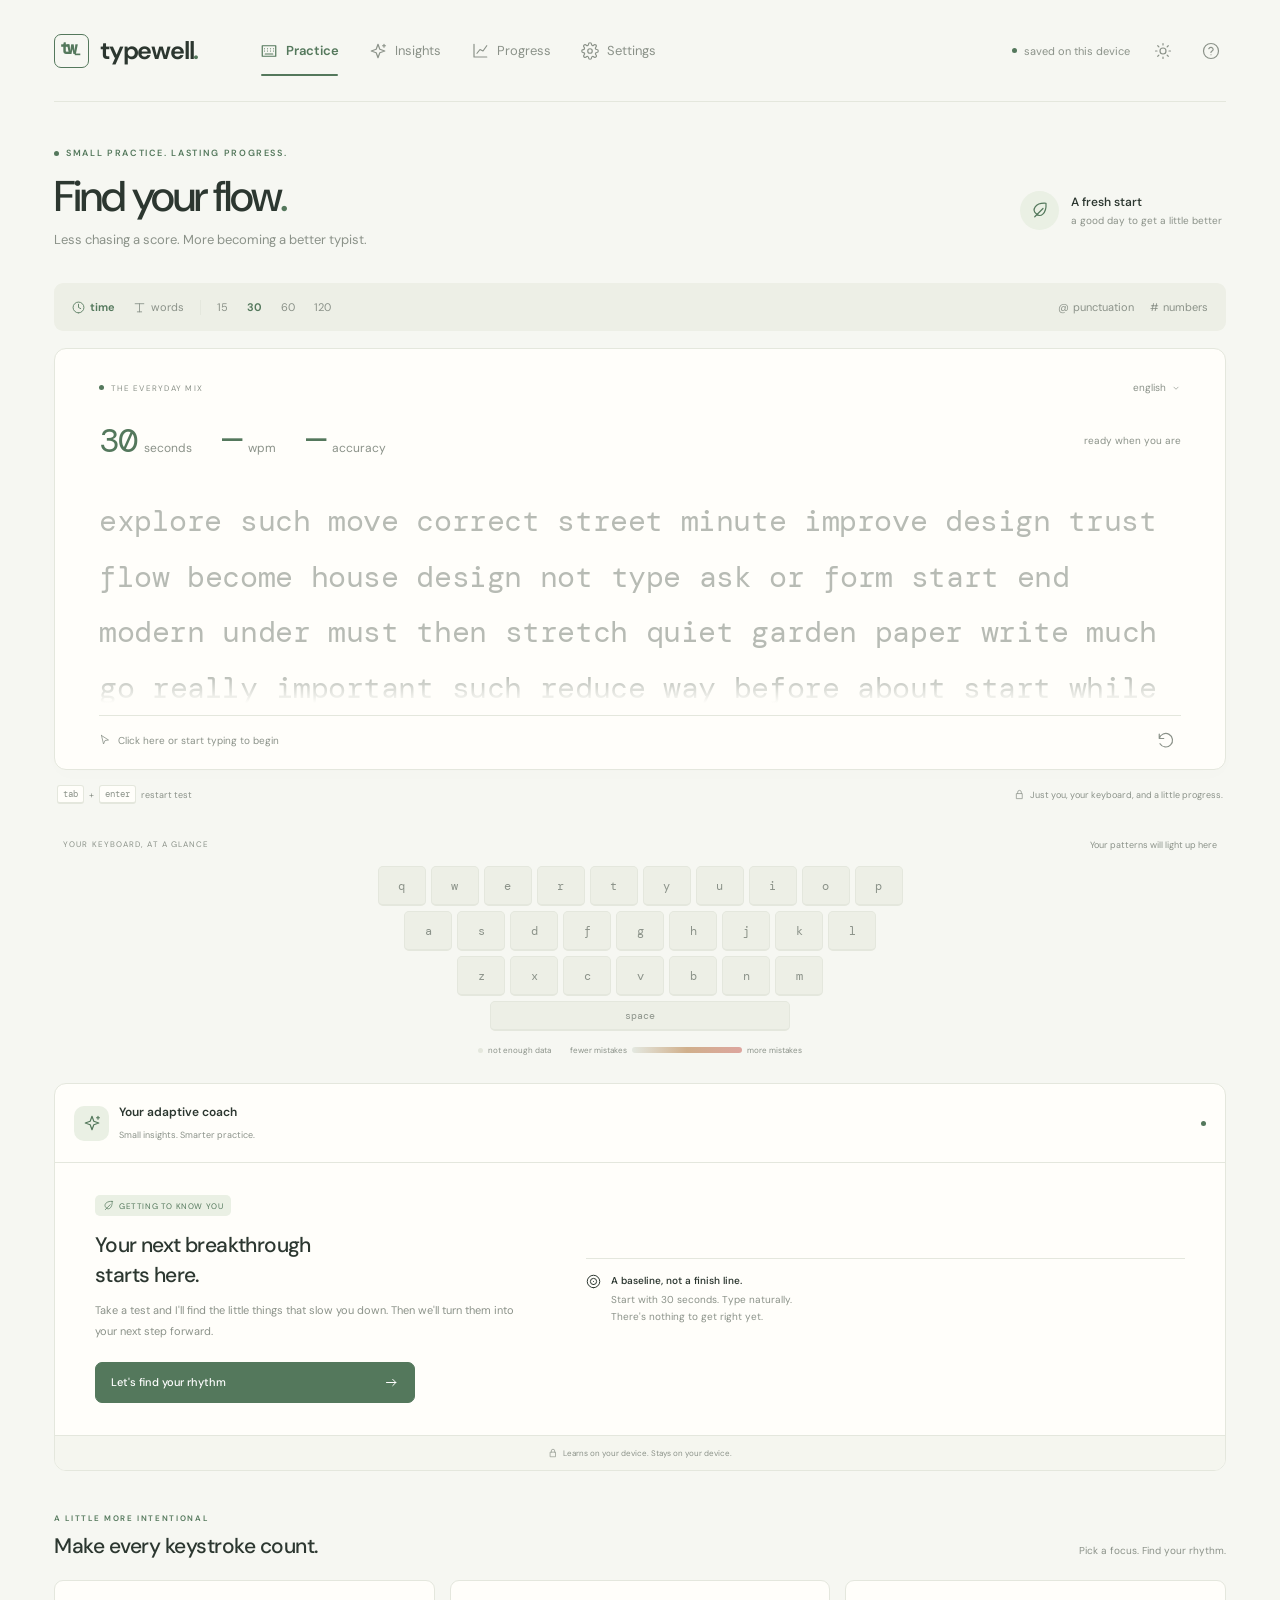
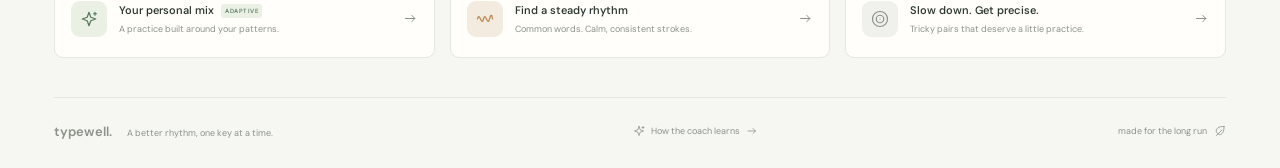
<file: index.html>
<!doctype html>
<html lang="en">
<head>
<meta charset="utf-8">
<meta name="viewport" content="width=device-width,initial-scale=1">
<title>Typewell — Practice</title>
<meta http-equiv="refresh" content="0; url=practice.html">
<link rel="canonical" href="practice.html">
<script>window.location.replace('practice.html'+window.location.search+window.location.hash);</script>
</head>
<body><p>Opening <a href="practice.html">Typewell Practice</a>…</p></body>
</html>
</file>
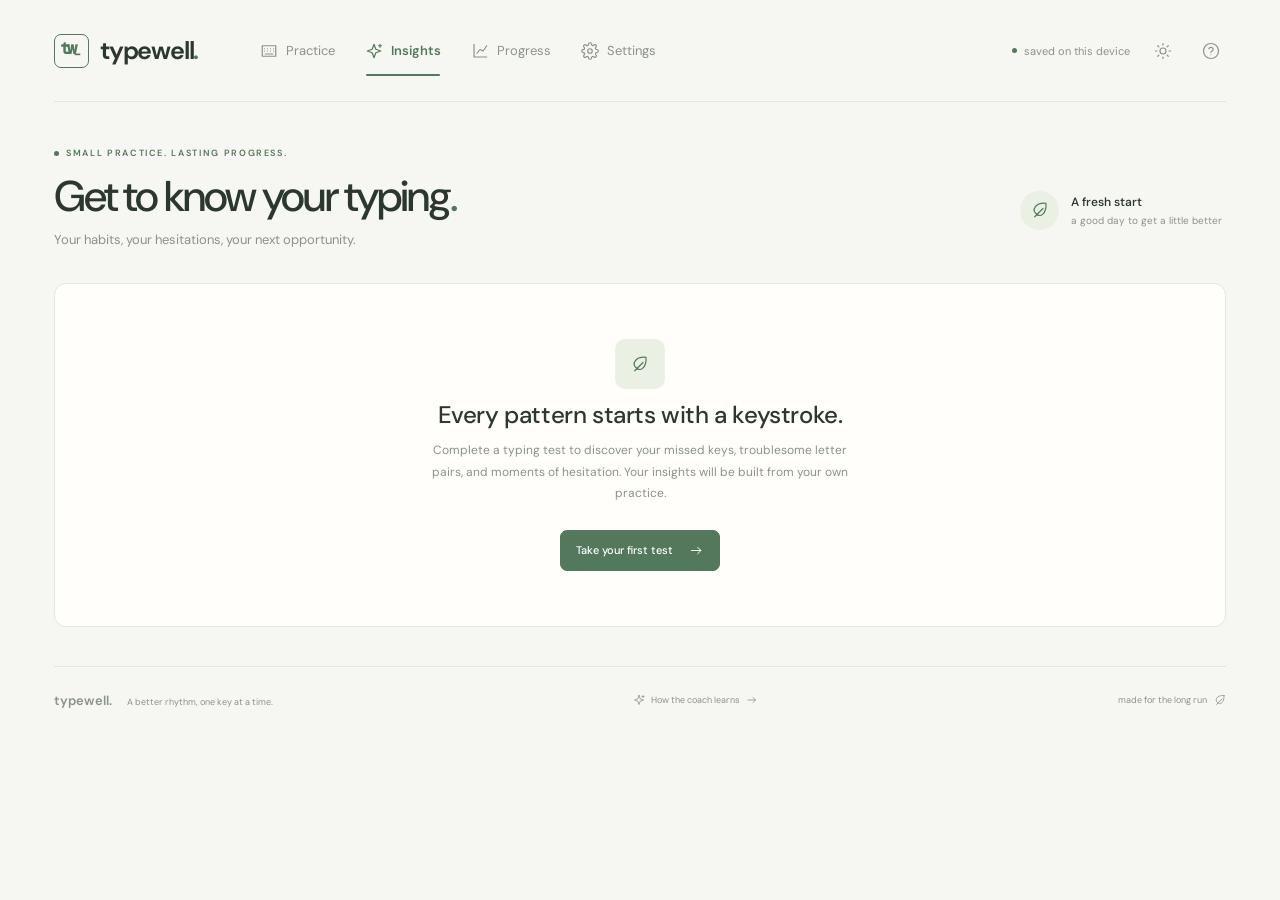
<file: insights.html>
<!doctype html>


<html lang="en"><head><meta charset="utf-8"/><meta content="width=device-width,initial-scale=1" name="viewport"/><meta content="#f6f7f2" name="theme-color"/><title>Insights — Typewell</title><meta content="Understand your typing patterns, difficult letter combinations, and moments of hesitation." name="description"/><link href="data:image/svg+xml,%3Csvg xmlns='http://www.w3.org/2000/svg' viewBox='0 0 64 64'%3E%3Crect width='64' height='64' rx='17' fill='%234d7053'/%3E%3Cpath d='M14 23h36M24 14v36M40 23v27' stroke='%23f5f7ef' stroke-width='5'/%3E%3C/svg%3E" rel="icon"/><link href="style.css?v=5" rel="stylesheet"/></head>
<body data-page="insights"><div class="shell"><header><a aria-label="Typewell home" class="brand" href="practice.html"><span class="brand-icon">tw<span>_</span></span>typewell<span class="brand-dot">.</span></a><nav aria-label="Main navigation"><a class="nav" data-view="practice" href="practice.html"><i data-icon="keyboard"></i>Practice</a><a aria-current="page" class="nav active" data-view="insights" href="insights.html"><i data-icon="sparkles"></i>Insights</a><a class="nav" data-view="progress" href="progress.html"><i data-icon="chart"></i>Progress</a><a class="nav" data-view="settings" href="settings.html"><i data-icon="gear"></i>Settings</a></nav><div class="header-right"><span class="local"><span></span> saved on this device</span><button aria-label="Toggle light and dark theme" class="icon-button" id="theme"><i data-icon="sun"></i></button><button aria-label="How Typewell works" class="icon-button" id="help"><i data-icon="help"></i></button></div></header>
<main><section class="intro"><div><div class="eyebrow"><span></span> SMALL PRACTICE. LASTING PROGRESS.</div><h1 id="page-title">Get to know your typing<span>.</span></h1><p id="page-description">Your habits, your hesitations, your next opportunity.</p></div><div class="streak"><i data-icon="leaf"></i><div><strong id="practice-days">A fresh start</strong><span id="practice-days-sub">a good day to get a little better</span></div></div></section>

<section class="view" id="insights-view"></section>
</main><footer><span class="footer-brand">typewell. <span>A better rhythm, one key at a time.</span></span><button id="about-engine"><i data-icon="sparkles"></i> How the coach learns <i data-icon="arrow"></i></button><span class="footer-tag">made for the long run <i data-icon="leaf"></i></span></footer></div><div id="toast" role="status"></div><dialog id="help-dialog"><button aria-label="Close help" class="dialog-close icon-button">×</button><span class="coach-icon"><i data-icon="sparkles"></i></span><h2>A little practice, with a purpose.</h2><p>Start typing the words as they appear. The timer begins on your first keystroke. Backspace to fix a mistake, or keep going.</p><h3>Your coach learns from real practice</h3><p>Typewell uses an on-device statistical learning model. It measures key errors, letter-pair errors, longer string errors, and pauses between keystrokes, then ranks patterns by error rate, hesitation, and sample size. It generates targeted word mixes from those patterns.</p><p>It's an adaptive pattern engine, not a cloud language model. Insights become more reliable as you practice. Long pauses above 2.5 seconds are excluded from hesitation analysis.</p><h3>A few useful details</h3><p>WPM is correct characters ÷ 5 ÷ minutes. Raw WPM counts every typed character, right or wrong. Accuracy includes mistakes you later fix. Results and learning stay in this browser; clearing browser data removes them. Use Settings to export your data.</p><p><kbd>tab</kbd> + <kbd>enter</kbd> restarts a test. <kbd>esc</kbd> releases the typing field. On mobile, tap the test to open your keyboard.</p><button class="primary dialog-close">Got it. Let's type <i data-icon="arrow"></i></button></dialog><script src="engine.js?v=4"></script><script src="app.js?v=5"></script></body></html>
</file>
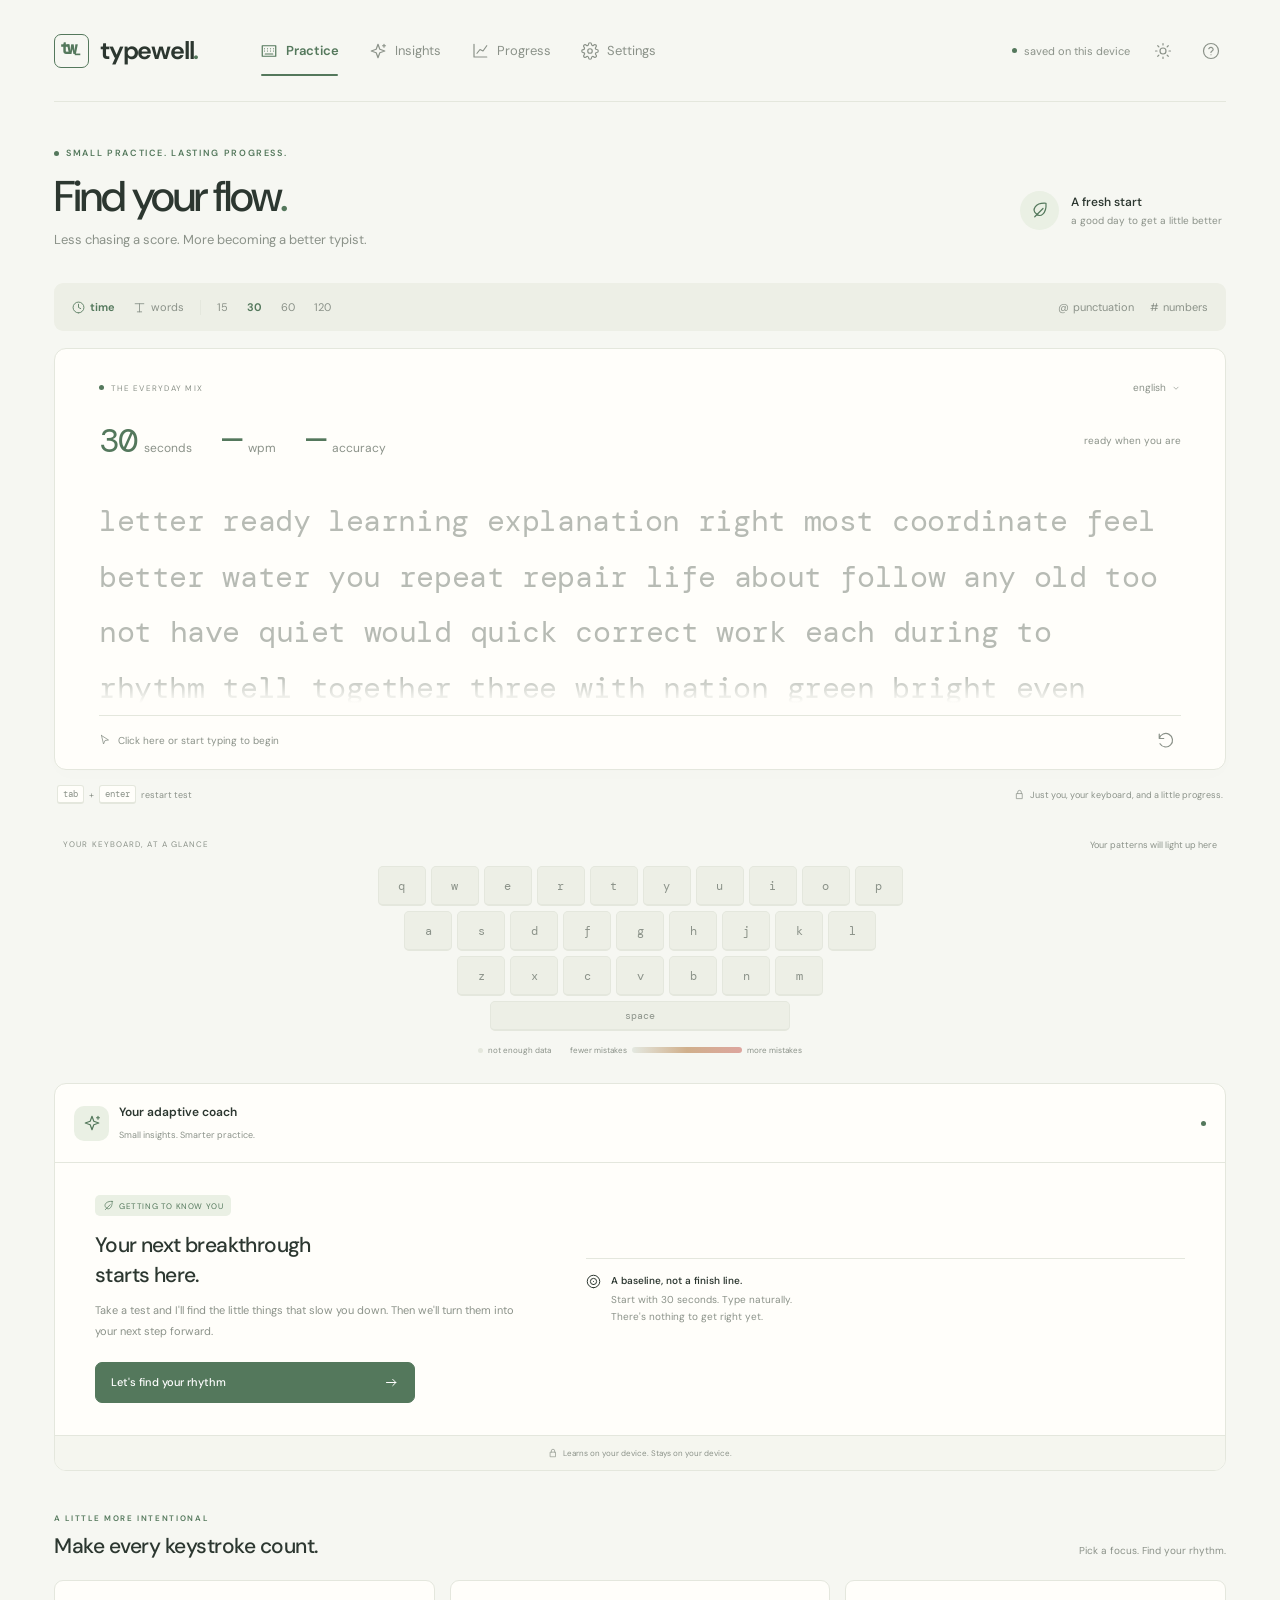
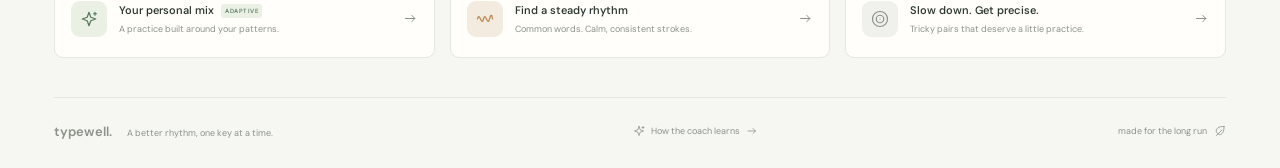
<file: practice.html>
<!doctype html>


<html lang="en"><head><meta charset="utf-8"/><meta content="width=device-width,initial-scale=1" name="viewport"/><meta content="#f6f7f2" name="theme-color"/><title>Practice — Typewell</title><meta content="Practice typing with timed and word tests, and personalized typing drills." name="description"/><link href="data:image/svg+xml,%3Csvg xmlns='http://www.w3.org/2000/svg' viewBox='0 0 64 64'%3E%3Crect width='64' height='64' rx='17' fill='%234d7053'/%3E%3Cpath d='M14 23h36M24 14v36M40 23v27' stroke='%23f5f7ef' stroke-width='5'/%3E%3C/svg%3E" rel="icon"/><link href="style.css?v=5" rel="stylesheet"/></head>
<body data-page="practice"><div class="shell"><header><a aria-label="Typewell home" class="brand" href="practice.html"><span class="brand-icon">tw<span>_</span></span>typewell<span class="brand-dot">.</span></a><nav aria-label="Main navigation"><a aria-current="page" class="nav active" data-view="practice" href="practice.html"><i data-icon="keyboard"></i>Practice</a><a class="nav" data-view="insights" href="insights.html"><i data-icon="sparkles"></i>Insights</a><a class="nav" data-view="progress" href="progress.html"><i data-icon="chart"></i>Progress</a><a class="nav" data-view="settings" href="settings.html"><i data-icon="gear"></i>Settings</a></nav><div class="header-right"><span class="local"><span></span> saved on this device</span><button aria-label="Toggle light and dark theme" class="icon-button" id="theme"><i data-icon="sun"></i></button><button aria-label="How Typewell works" class="icon-button" id="help"><i data-icon="help"></i></button></div></header>
<main><section class="intro"><div><div class="eyebrow"><span></span> SMALL PRACTICE. LASTING PROGRESS.</div><h1 id="page-title">Find your flow<span>.</span></h1><p id="page-description">Less chasing a score. More becoming a better typist.</p></div><div class="streak"><i data-icon="leaf"></i><div><strong id="practice-days">A fresh start</strong><span id="practice-days-sub">a good day to get a little better</span></div></div></section>
<section class="view" id="practice-view"><div class="workspace"><div class="test-column"><div class="configuration"><div class="mode-group"><button class="selected" data-mode="time"><i data-icon="clock"></i>time</button><button data-mode="words"><i data-icon="text"></i>words</button></div><span class="divider"></span><div class="duration-group" id="duration-options"></div><div class="extras"><button aria-pressed="false" id="punctuation" title="Include punctuation">@<span>punctuation</span></button><button aria-pressed="false" id="numbers" title="Include numbers">#<span>numbers</span></button></div></div>
<div class="typing-card" id="typing-card"><div class="test-meta"><span id="test-label"><span class="tiny-dot"></span> THE EVERYDAY MIX</span><span class="language">english <i data-icon="chevron"></i></span></div><div class="caps-warning" hidden="" id="caps-warning" role="alert">Caps Lock is on</div><div class="live-stats"><div><strong id="timer">30</strong><span id="timer-unit">seconds</span></div><div><strong id="wpm">—</strong><span>wpm</span></div><div><strong id="accuracy">—</strong><span>accuracy</span></div><span class="test-state" id="test-state">ready when you are</span></div><div aria-label="Typing test. Click and type the words shown." class="typing-area" id="typing-area" role="group"><div id="words-wrap"><div id="words"></div></div><textarea aria-label="Type the displayed text here" autocapitalize="off" autocomplete="off" autocorrect="off" id="typing-input" spellcheck="false"></textarea><div hidden="" id="focus-prompt">Click here to keep going</div></div><div class="test-bottom"><span id="start-hint"><i data-icon="cursor"></i> Click here or start typing to begin</span><button aria-label="Restart test" class="icon-button" id="restart" title="Restart test (Tab + Enter)"><i data-icon="restart"></i></button></div><div hidden="" id="results"></div></div>
<div class="under-test"><span><kbd>tab</kbd> + <kbd>enter</kbd> restart test</span><span><i data-icon="lock"></i> Just you, your keyboard, and a little progress.</span></div>
<div class="keyboard-section"><div class="section-label"><span>YOUR KEYBOARD, AT A GLANCE</span><span id="keyboard-caption">Your patterns will light up here</span></div><div class="keyboard" id="keyboard"></div><div class="legend"><span><b class="legend-neutral"></b>not enough data</span><span class="legend-gradient"><em>fewer mistakes</em><span class="grad-bar"></span><em>more mistakes</em></span></div></div></div>
<aside class="coach"><div class="coach-top"><span class="coach-icon"><i data-icon="sparkles"></i></span><div><h2>Your adaptive coach</h2><span>Small insights. Smarter practice.</span></div><span class="online-dot"></span></div><div class="coach-content" id="coach-content"></div><div class="coach-footer"><i data-icon="lock"></i> Learns on your device. Stays on your device.</div></aside></div>
<section class="practice-section"><div class="section-heading"><div><span class="eyebrow">A LITTLE MORE INTENTIONAL</span><h2>Make every keystroke count.</h2></div><span>Pick a focus. Find your rhythm.</span></div><div class="drill-grid"><button class="drill-card" data-drill="adaptive"><span class="drill-icon sage"><i data-icon="sparkles"></i></span><span><strong>Your personal mix <span class="mini-badge">ADAPTIVE</span></strong><small>A practice built around your patterns.</small></span><i data-icon="arrow"></i></button><button class="drill-card" data-drill="rhythm"><span class="drill-icon sand"><i data-icon="wave"></i></span><span><strong>Find a steady rhythm</strong><small>Common words. Calm, consistent strokes.</small></span><i data-icon="arrow"></i></button><button class="drill-card" data-drill="precision"><span class="drill-icon lilac"><i data-icon="target"></i></span><span><strong>Slow down. Get precise.</strong><small>Tricky pairs that deserve a little practice.</small></span><i data-icon="arrow"></i></button></div></section></section>

</main><footer><span class="footer-brand">typewell. <span>A better rhythm, one key at a time.</span></span><button id="about-engine"><i data-icon="sparkles"></i> How the coach learns <i data-icon="arrow"></i></button><span class="footer-tag">made for the long run <i data-icon="leaf"></i></span></footer></div><div id="toast" role="status"></div><dialog id="help-dialog"><button aria-label="Close help" class="dialog-close icon-button">×</button><span class="coach-icon"><i data-icon="sparkles"></i></span><h2>A little practice, with a purpose.</h2><p>Start typing the words as they appear. The timer begins on your first keystroke. Backspace to fix a mistake, or keep going.</p><h3>Your coach learns from real practice</h3><p>Typewell uses an on-device statistical learning model. It measures key errors, letter-pair errors, longer string errors, and pauses between keystrokes, then ranks patterns by error rate, hesitation, and sample size. It generates targeted word mixes from those patterns.</p><p>It's an adaptive pattern engine, not a cloud language model. Insights become more reliable as you practice. Long pauses above 2.5 seconds are excluded from hesitation analysis.</p><h3>A few useful details</h3><p>WPM is correct characters ÷ 5 ÷ minutes. Raw WPM counts every typed character, right or wrong. Accuracy includes mistakes you later fix. Results and learning stay in this browser; clearing browser data removes them. Use Settings to export your data.</p><p><kbd>tab</kbd> + <kbd>enter</kbd> restarts a test. <kbd>esc</kbd> releases the typing field. On mobile, tap the test to open your keyboard.</p><button class="primary dialog-close">Got it. Let's type <i data-icon="arrow"></i></button></dialog><script src="engine.js?v=4"></script><script src="app.js?v=5"></script></body></html>
</file>
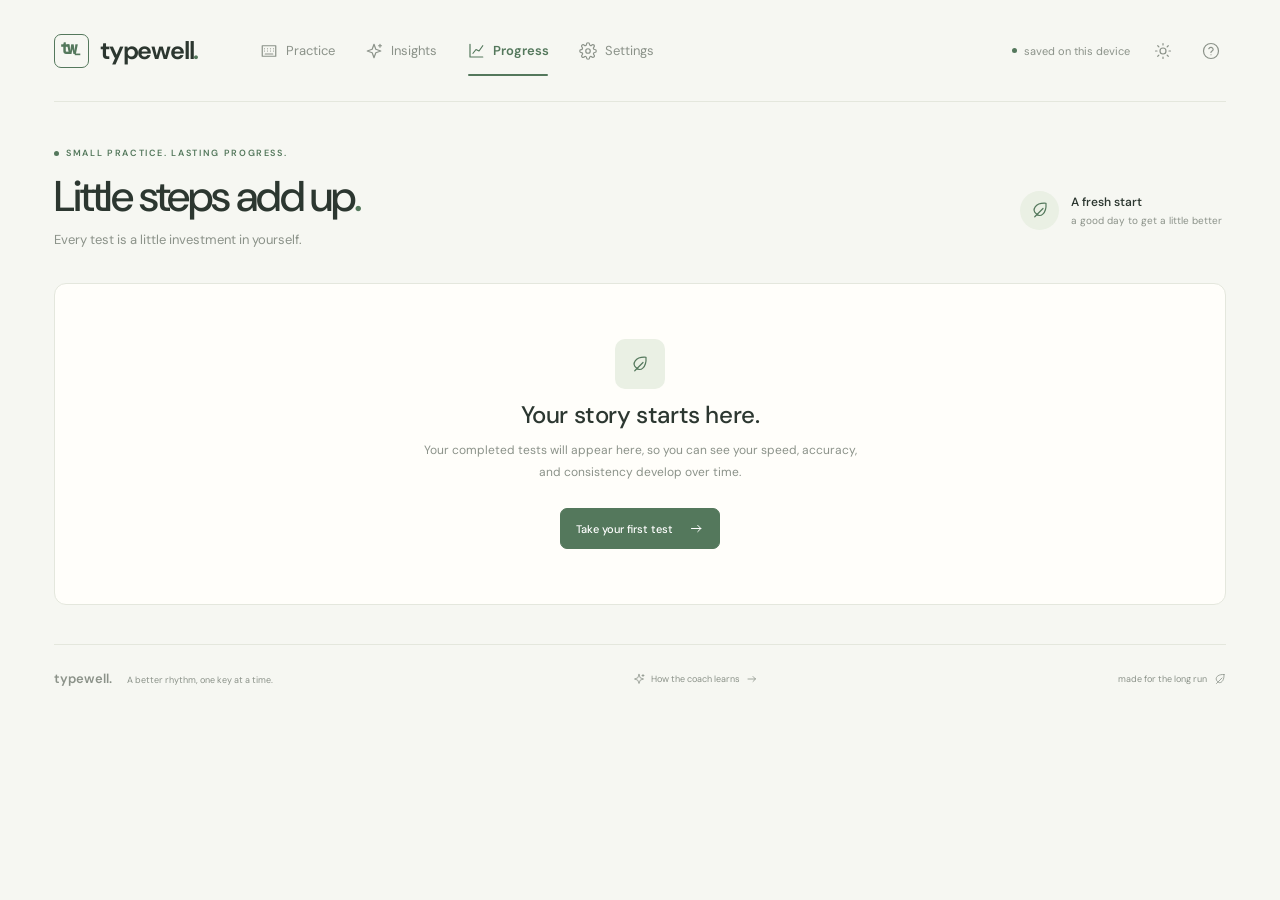
<file: progress.html>
<!doctype html>


<html lang="en"><head><meta charset="utf-8"/><meta content="width=device-width,initial-scale=1" name="viewport"/><meta content="#f6f7f2" name="theme-color"/><title>Progress — Typewell</title><meta content="See your personal best, typing history, accuracy, and improvements over time." name="description"/><link href="data:image/svg+xml,%3Csvg xmlns='http://www.w3.org/2000/svg' viewBox='0 0 64 64'%3E%3Crect width='64' height='64' rx='17' fill='%234d7053'/%3E%3Cpath d='M14 23h36M24 14v36M40 23v27' stroke='%23f5f7ef' stroke-width='5'/%3E%3C/svg%3E" rel="icon"/><link href="style.css?v=5" rel="stylesheet"/></head>
<body data-page="progress"><div class="shell"><header><a aria-label="Typewell home" class="brand" href="practice.html"><span class="brand-icon">tw<span>_</span></span>typewell<span class="brand-dot">.</span></a><nav aria-label="Main navigation"><a class="nav" data-view="practice" href="practice.html"><i data-icon="keyboard"></i>Practice</a><a class="nav" data-view="insights" href="insights.html"><i data-icon="sparkles"></i>Insights</a><a aria-current="page" class="nav active" data-view="progress" href="progress.html"><i data-icon="chart"></i>Progress</a><a class="nav" data-view="settings" href="settings.html"><i data-icon="gear"></i>Settings</a></nav><div class="header-right"><span class="local"><span></span> saved on this device</span><button aria-label="Toggle light and dark theme" class="icon-button" id="theme"><i data-icon="sun"></i></button><button aria-label="How Typewell works" class="icon-button" id="help"><i data-icon="help"></i></button></div></header>
<main><section class="intro"><div><div class="eyebrow"><span></span> SMALL PRACTICE. LASTING PROGRESS.</div><h1 id="page-title">Little steps add up<span>.</span></h1><p id="page-description">Every test is a little investment in yourself.</p></div><div class="streak"><i data-icon="leaf"></i><div><strong id="practice-days">A fresh start</strong><span id="practice-days-sub">a good day to get a little better</span></div></div></section>

<section class="view" id="progress-view"></section>
</main><footer><span class="footer-brand">typewell. <span>A better rhythm, one key at a time.</span></span><button id="about-engine"><i data-icon="sparkles"></i> How the coach learns <i data-icon="arrow"></i></button><span class="footer-tag">made for the long run <i data-icon="leaf"></i></span></footer></div><div id="toast" role="status"></div><dialog id="help-dialog"><button aria-label="Close help" class="dialog-close icon-button">×</button><span class="coach-icon"><i data-icon="sparkles"></i></span><h2>A little practice, with a purpose.</h2><p>Start typing the words as they appear. The timer begins on your first keystroke. Backspace to fix a mistake, or keep going.</p><h3>Your coach learns from real practice</h3><p>Typewell uses an on-device statistical learning model. It measures key errors, letter-pair errors, longer string errors, and pauses between keystrokes, then ranks patterns by error rate, hesitation, and sample size. It generates targeted word mixes from those patterns.</p><p>It's an adaptive pattern engine, not a cloud language model. Insights become more reliable as you practice. Long pauses above 2.5 seconds are excluded from hesitation analysis.</p><h3>A few useful details</h3><p>WPM is correct characters ÷ 5 ÷ minutes. Raw WPM counts every typed character, right or wrong. Accuracy includes mistakes you later fix. Results and learning stay in this browser; clearing browser data removes them. Use Settings to export your data.</p><p><kbd>tab</kbd> + <kbd>enter</kbd> restarts a test. <kbd>esc</kbd> releases the typing field. On mobile, tap the test to open your keyboard.</p><button class="primary dialog-close">Got it. Let's type <i data-icon="arrow"></i></button></dialog><script src="engine.js?v=4"></script><script src="app.js?v=5"></script></body></html>
</file>
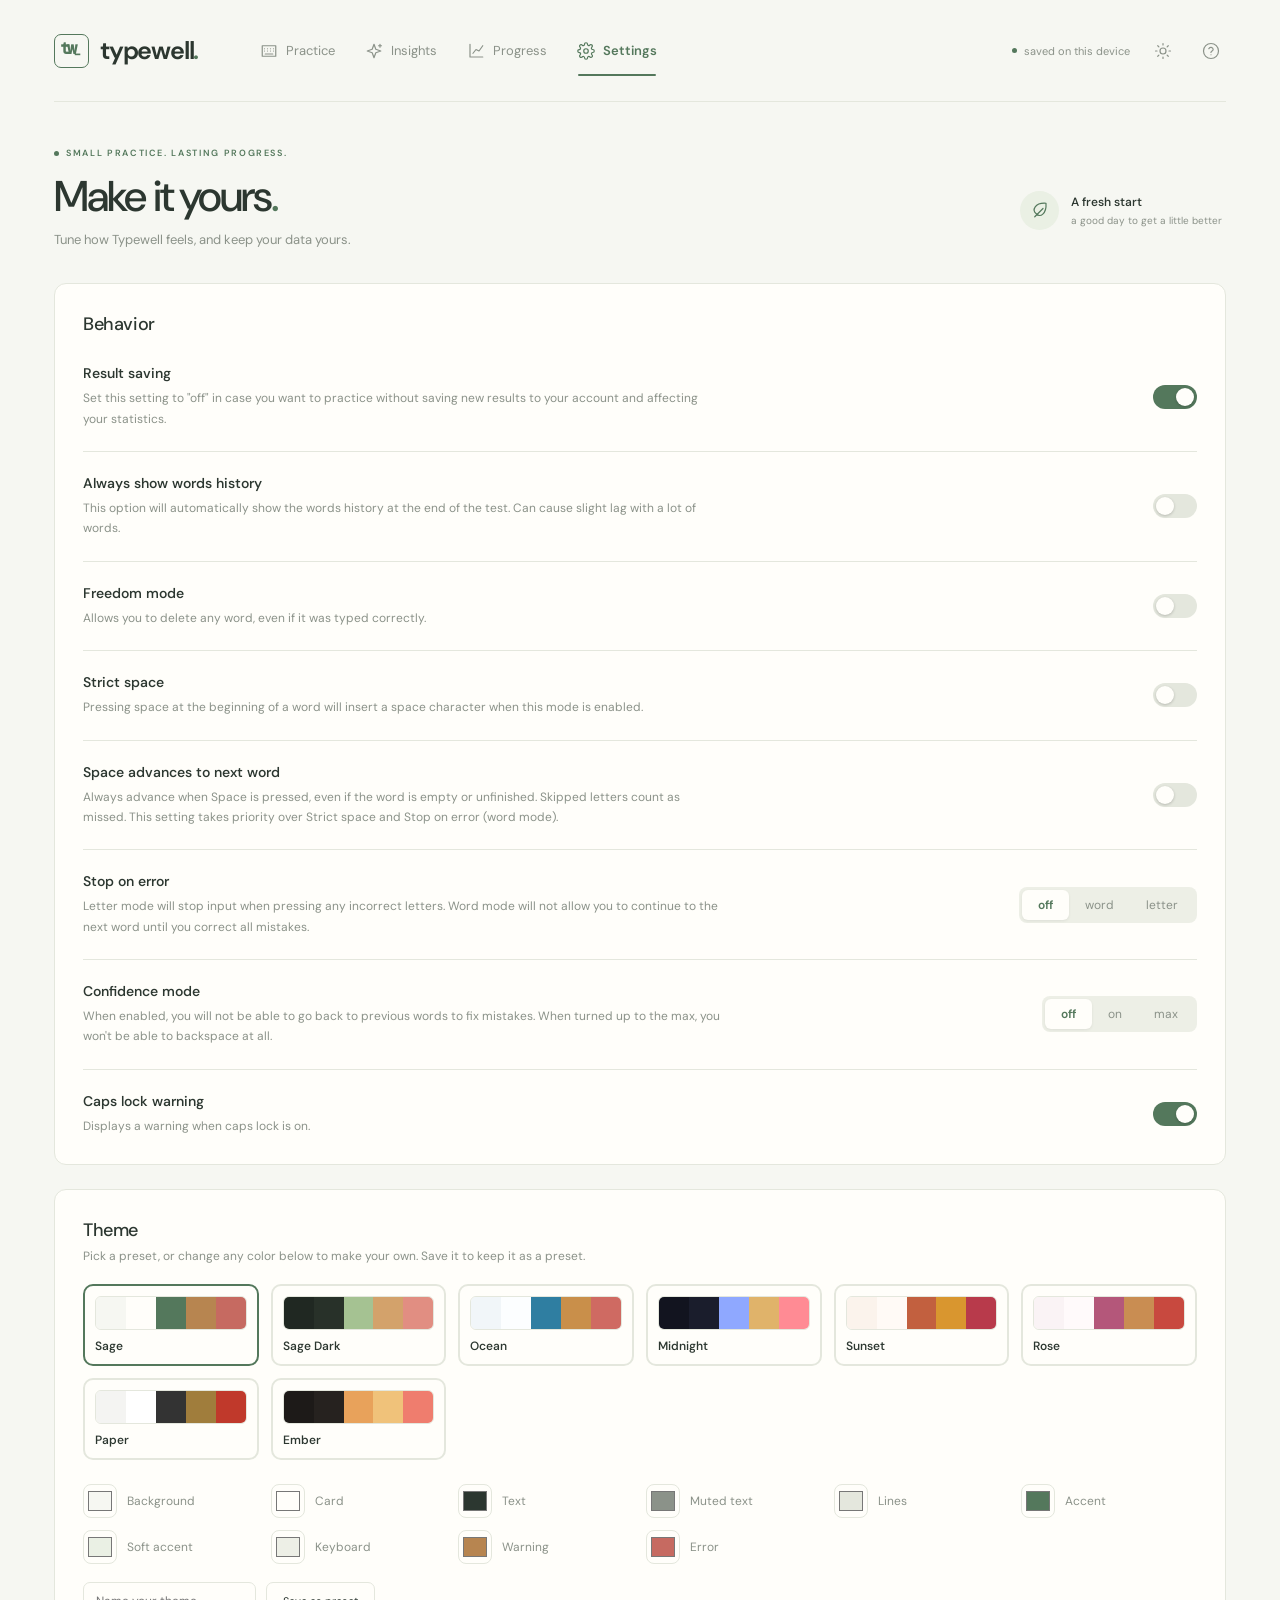
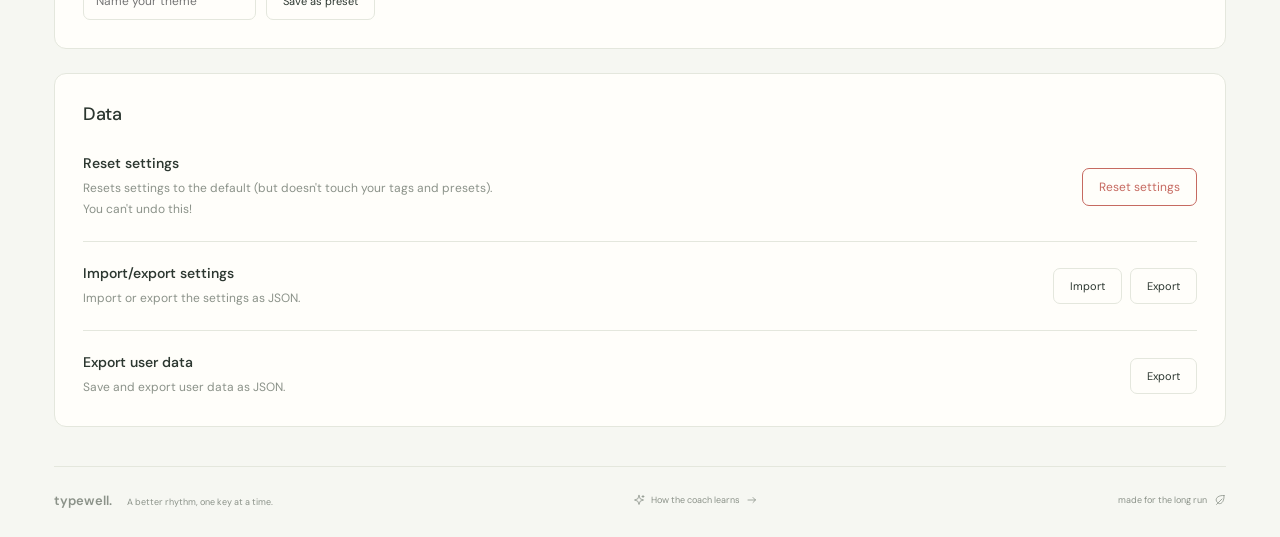
<file: settings.html>
<!doctype html>


<html lang="en"><head><meta charset="utf-8"/><meta content="width=device-width,initial-scale=1" name="viewport"/><meta content="#f6f7f2" name="theme-color"/><title>Settings — Typewell</title><meta content="Customize Typewell themes, typing behavior, and on-device data controls." name="description"/><link href="data:image/svg+xml,%3Csvg xmlns='http://www.w3.org/2000/svg' viewBox='0 0 64 64'%3E%3Crect width='64' height='64' rx='17' fill='%234d7053'/%3E%3Cpath d='M14 23h36M24 14v36M40 23v27' stroke='%23f5f7ef' stroke-width='5'/%3E%3C/svg%3E" rel="icon"/><link href="style.css?v=5" rel="stylesheet"/></head>
<body data-page="settings"><div class="shell"><header><a aria-label="Typewell home" class="brand" href="practice.html"><span class="brand-icon">tw<span>_</span></span>typewell<span class="brand-dot">.</span></a><nav aria-label="Main navigation"><a class="nav" data-view="practice" href="practice.html"><i data-icon="keyboard"></i>Practice</a><a class="nav" data-view="insights" href="insights.html"><i data-icon="sparkles"></i>Insights</a><a class="nav" data-view="progress" href="progress.html"><i data-icon="chart"></i>Progress</a><a aria-current="page" class="nav active" data-view="settings" href="settings.html"><i data-icon="gear"></i>Settings</a></nav><div class="header-right"><span class="local"><span></span> saved on this device</span><button aria-label="Toggle light and dark theme" class="icon-button" id="theme"><i data-icon="sun"></i></button><button aria-label="How Typewell works" class="icon-button" id="help"><i data-icon="help"></i></button></div></header>
<main><section class="intro"><div><div class="eyebrow"><span></span> SMALL PRACTICE. LASTING PROGRESS.</div><h1 id="page-title">Make it yours<span>.</span></h1><p id="page-description">Tune how Typewell feels, and keep your data yours.</p></div><div class="streak"><i data-icon="leaf"></i><div><strong id="practice-days">A fresh start</strong><span id="practice-days-sub">a good day to get a little better</span></div></div></section>

<section class="view" id="settings-view"></section>
</main><footer><span class="footer-brand">typewell. <span>A better rhythm, one key at a time.</span></span><button id="about-engine"><i data-icon="sparkles"></i> How the coach learns <i data-icon="arrow"></i></button><span class="footer-tag">made for the long run <i data-icon="leaf"></i></span></footer></div><div id="toast" role="status"></div><dialog id="help-dialog"><button aria-label="Close help" class="dialog-close icon-button">×</button><span class="coach-icon"><i data-icon="sparkles"></i></span><h2>A little practice, with a purpose.</h2><p>Start typing the words as they appear. The timer begins on your first keystroke. Backspace to fix a mistake, or keep going.</p><h3>Your coach learns from real practice</h3><p>Typewell uses an on-device statistical learning model. It measures key errors, letter-pair errors, longer string errors, and pauses between keystrokes, then ranks patterns by error rate, hesitation, and sample size. It generates targeted word mixes from those patterns.</p><p>It's an adaptive pattern engine, not a cloud language model. Insights become more reliable as you practice. Long pauses above 2.5 seconds are excluded from hesitation analysis.</p><h3>A few useful details</h3><p>WPM is correct characters ÷ 5 ÷ minutes. Raw WPM counts every typed character, right or wrong. Accuracy includes mistakes you later fix. Results and learning stay in this browser; clearing browser data removes them. Use Settings to export your data.</p><p><kbd>tab</kbd> + <kbd>enter</kbd> restarts a test. <kbd>esc</kbd> releases the typing field. On mobile, tap the test to open your keyboard.</p><button class="primary dialog-close">Got it. Let's type <i data-icon="arrow"></i></button></dialog><script src="engine.js?v=4"></script><script src="app.js?v=5"></script></body></html>
</file>
<file: style.css>
@import url('https://fonts.googleapis.com/css2?family=DM+Mono:wght@400;500&family=DM+Sans:wght@400;450;500;550;600;650;700&display=swap');
:root{--bg:#f6f7f2;--surface:#fffefa;--ink:#2c3730;--muted:#8b9289;--subtle:#b3b9ae;--line:#e4e7dd;--green:#54785c;--green-dark:#3f6148;--sage:#eaf0e4;--keyboard:#edefe6;--amber:#b78550;--wrong:#c66a61;--shadow:0 5px 20px #34462e03}*{box-sizing:border-box}body{margin:0;background:var(--bg);color:var(--ink);font-family:'DM Sans',Arial,sans-serif;font-size:14px;-webkit-font-smoothing:antialiased}button,a,textarea{-webkit-tap-highlight-color:transparent}button{font:inherit;color:inherit;cursor:pointer;border:0;background:none}button:focus-visible,a:focus-visible{outline:2px solid var(--green);outline-offset:4px}button:hover{color:var(--green)}a{color:inherit;text-decoration:none}svg{width:18px;height:18px;vertical-align:middle;fill:none;stroke:currentColor;stroke-width:1.6;stroke-linecap:round;stroke-linejoin:round;flex-shrink:0}i{font-style:normal;display:inline-flex;align-items:center;justify-content:center}.shell{max-width:1280px;margin:0 auto;padding:0 54px}header{height:102px;display:flex;align-items:center;border-bottom:1px solid var(--line);gap:60px}.brand{display:flex;align-items:center;font-size:25px;letter-spacing:-1.2px;font-weight:650}.brand-icon{font-family:'DM Mono',monospace;font-size:17px;letter-spacing:-3px;margin-right:11px;border:1.7px solid var(--green);border-radius:7px;padding:3px 8px 6px 5px;color:var(--green);line-height:21px}.brand-icon span{font-size:11px;letter-spacing:-1px}.brand-dot{color:var(--green)}nav{display:flex;align-items:center;gap:26px;height:100%}.nav{display:flex;align-items:center;gap:8px;font-size:13px;color:var(--muted);height:100%;position:relative;padding:0 2px}.nav.active{color:var(--green);font-weight:600}.nav.active:after{content:'';position:absolute;bottom:25px;left:3px;right:3px;height:2px;background:var(--green);border-radius:3px}.header-right{margin-left:auto;display:flex;align-items:center;gap:18px}.local{font-size:11px;color:var(--muted);display:flex;gap:7px;align-items:center}.local span,.eyebrow>span,.tiny-dot{display:inline-block;width:5px;height:5px;border-radius:50%;background:#8da579}.icon-button{display:inline-flex;align-items:center;justify-content:center;width:30px;height:30px;color:var(--muted);border-radius:6px}.icon-button:hover{background:var(--sage)}.intro{display:flex;justify-content:space-between;align-items:center;padding:45px 0 35px}.eyebrow{font-size:9px;letter-spacing:1.65px;font-weight:600;color:var(--green);display:flex;align-items:center;gap:7px}h1{font-size:43px;line-height:1.12;font-weight:500;letter-spacing:-1.9px;margin:13px 0 11px}h1>span{color:var(--green)}.intro p{margin:0;color:var(--muted);font-size:13px}.streak{display:flex;gap:12px;align-items:center;padding-right:4px;padding-top:25px}.streak>i{background:var(--sage);border-radius:50%;width:39px;height:39px;color:var(--green)}.streak strong{display:block;font-size:12px;font-weight:550}.streak span{display:block;margin-top:4px;font-size:10px;color:var(--muted)}.workspace{display:grid;grid-template-columns:minmax(0,1fr) 302px;gap:24px;align-items:start}.configuration{display:flex;align-items:center;gap:13px;height:48px;background:var(--keyboard);border-radius:9px;margin-bottom:17px;padding:0 15px;font-size:11px;color:var(--muted)}.configuration button{padding:5px 3px;white-space:nowrap}.configuration .selected{color:var(--green);font-weight:650}.configuration svg{width:13px;height:13px}.mode-group,.duration-group{display:flex;align-items:center;gap:12px}.mode-group button{display:flex;gap:5px;align-items:center}.duration-group{gap:13px}.divider{height:15px;border-left:1px solid #d7ddce}.extras{display:flex;gap:10px;margin-left:auto}.extras button{display:flex;gap:4px;align-items:center}.extras button[aria-pressed=true]{color:var(--green);font-weight:600}.typing-card{border:1px solid var(--line);background:var(--surface);border-radius:12px;padding:23px 25px 11px;box-shadow:var(--shadow);position:relative;overflow:hidden}.test-meta{display:flex;justify-content:space-between;align-items:center;font-size:8px;letter-spacing:1.25px;color:var(--muted)}#test-label{display:flex;align-items:center;gap:7px}.language{letter-spacing:0;font-size:10px;display:flex;align-items:center;gap:5px}.language svg{width:10px;height:10px}.live-stats{display:flex;gap:30px;align-items:center;padding-top:24px}.live-stats>div{display:flex;align-items:baseline;gap:7px}.live-stats strong{font:26px 'DM Mono',monospace;color:var(--green);letter-spacing:-1px}.live-stats span{font-size:10px;color:var(--muted)}.live-stats .test-state{margin-left:auto;font-size:10px;color:#a5ac9d}.typing-area{position:relative;margin-top:26px;height:140px;cursor:text;overflow:hidden}.typing-area:after{content:'';position:absolute;left:0;right:0;bottom:0;height:28px;pointer-events:none;background:linear-gradient(transparent,var(--surface))}#words-wrap{height:100%;overflow:hidden}#words{font:23px/1.85 'DM Mono','Courier New',monospace;letter-spacing:-.45px;color:#b7bcae;transition:transform .1s}.word{display:inline-block;white-space:pre}.char.correct{color:var(--ink)}.char.incorrect{color:var(--wrong);background:#c66a6112;border-bottom:1px solid var(--wrong)}.char.current{position:relative}.char.current:before{content:'';position:absolute;height:1.1em;top:3px;left:-2px;width:2px;border-radius:2px;background:var(--green);animation:blink 1.1s infinite}.running .char.current:before{animation:none}@keyframes blink{50%{opacity:.15}}#typing-input{position:absolute;left:0;top:0;width:100%;height:100%;opacity:0;resize:none;border:0;cursor:text;font-size:16px}#focus-prompt{position:absolute;inset:0;display:grid;place-content:center;background:var(--surface);color:var(--green);font-size:14px;pointer-events:none}#focus-prompt[hidden]{display:none}.test-bottom{display:flex;justify-content:space-between;align-items:center;border-top:1px solid var(--line);padding-top:9px;margin-top:12px;font-size:10px;color:var(--muted)}#start-hint{display:flex;align-items:center;gap:7px}#start-hint svg{width:12px;height:12px}.under-test{display:flex;justify-content:space-between;align-items:center;font-size:9px;color:var(--muted);padding:15px 3px}.under-test>span{display:flex;align-items:center;gap:5px}.under-test svg{width:11px;height:11px}kbd{font:9px 'DM Mono',monospace;background:var(--surface);border:1px solid var(--line);border-bottom-width:2px;border-radius:3px;padding:2px 5px;color:var(--muted)}.keyboard-section{padding:20px 9px 0}.section-label{display:flex;justify-content:space-between;font-size:8px;letter-spacing:1.1px;color:var(--muted);margin-bottom:15px}.section-label>span:last-child{letter-spacing:0;font-size:9px}.keyboard{display:flex;flex-direction:column;align-items:center;gap:5px}.key-row{display:flex;gap:5px}.key{display:flex;align-items:center;justify-content:center;width:37px;height:31px;border:1px solid #e0e4d8;border-bottom-width:2px;border-radius:5px;background:var(--keyboard);font:10px 'DM Mono',monospace;color:#929b87;transition:.15s}.key.good{background:#e0ead8;color:#5d8054;border-color:#d2dfc9}.key.weak{background:#f2e5d5;color:#ac7a43;border-color:#e7d5be}.key.pressed{background:var(--green);color:white;transform:translateY(1px)}.space-key{width:226px;height:24px;font-size:8px}.legend{display:flex;justify-content:center;gap:19px;font-size:8px;color:var(--muted);margin-top:14px}.legend>span{display:flex;gap:5px;align-items:center}.legend b{width:5px;height:5px;border-radius:50%}.legend-neutral{background:#d8dece}.legend-green{background:#90a77c}.legend-amber{background:#c49a6d}.coach{border:1px solid var(--line);border-radius:12px;background:var(--surface);overflow:hidden;margin-top:0;min-height:456px;display:flex;flex-direction:column}.coach-top{display:flex;align-items:center;gap:10px;border-bottom:1px solid var(--line);padding:20px 19px}.coach-icon{background:var(--sage);color:var(--green);border-radius:10px;width:35px;height:35px;display:inline-flex;align-items:center;justify-content:center}.coach-top h2{font-size:12px;font-weight:600;margin:0 0 4px}.coach-top div>span{font-size:9px;color:var(--muted)}.online-dot{width:5px;height:5px;border-radius:50%;background:#8caa79;margin-left:auto}.coach-content{padding:22px 20px 18px;flex:1}.status-pill{font-size:8px;letter-spacing:.6px;display:inline-flex;align-items:center;gap:5px;background:var(--sage);color:var(--green);padding:5px 8px;border-radius:5px}.status-pill svg{width:11px;height:11px}.coach h3{font-size:21px;line-height:1.4;letter-spacing:-.6px;font-weight:500;margin:15px 0 10px}.coach p{color:var(--muted);font-size:11px;line-height:1.9;margin:0 0 20px}.coach-note{display:flex;gap:10px;padding:15px 0;border-top:1px solid var(--line);align-items:flex-start}.coach-note>i{color:var(--green);padding-top:2px}.coach-note svg{width:15px;height:15px}.coach-note strong{font-size:10px;display:block;font-weight:550}.coach-note small{display:block;font-size:10px;color:var(--muted);line-height:1.7;margin-top:4px}.primary{background:var(--green);border:1px solid var(--green);border-radius:7px;padding:12px 15px;color:#fff;font-size:11px;font-weight:500;display:flex;align-items:center;justify-content:space-between;gap:16px}.primary:hover{background:var(--green-dark);color:white}.primary svg{width:15px;height:15px}.coach .primary{width:100%;margin-top:12px}.coach-footer{font-size:8px;color:var(--muted);display:flex;align-items:center;justify-content:center;gap:5px;background:#f2f4ec;padding:12px 5px;border-top:1px solid var(--line)}.coach-footer svg{width:10px;height:10px}.coach-list{margin:14px 0}.pattern-row{display:flex;align-items:center;gap:9px;border-top:1px solid var(--line);padding:11px 0;font-size:11px}.pattern-token{font:13px 'DM Mono',monospace;background:var(--sage);color:var(--green);padding:6px 8px;border-radius:4px;min-width:35px;text-align:center}.pattern-row small{display:block;color:var(--muted);font-size:9px;margin-top:3px}.pattern-row>span:last-child{margin-left:auto;font-size:10px;color:var(--amber)}.practice-section{padding-top:42px}.section-heading{display:flex;align-items:flex-end;justify-content:space-between;margin-bottom:20px}.section-heading .eyebrow{font-size:8px}.section-heading h2{font-size:21px;letter-spacing:-.5px;font-weight:500;margin:9px 0 0}.section-heading>span{color:var(--muted);font-size:10px;margin-bottom:3px}.drill-grid{display:grid;grid-template-columns:repeat(3,1fr);gap:15px}.drill-card{display:flex;gap:12px;align-items:center;text-align:left;border:1px solid var(--line);border-radius:9px;background:var(--surface);padding:20px 16px;transition:transform .15s,border-color .15s}.drill-card:hover{border-color:#abbda3;transform:translateY(-2px)}.drill-icon{width:36px;height:36px;border-radius:9px;display:flex;align-items:center;justify-content:center;flex-shrink:0}.sage{background:var(--sage);color:var(--green)}.sand{background:#f3ecdf;color:#ae8b56}.lilac{background:#eeebf2;color:#9583a4}.drill-card strong{display:block;font-size:11px;font-weight:550}.drill-card small{display:block;font-size:9px;color:var(--muted);margin-top:6px}.drill-card>i{margin-left:auto;color:var(--muted)}.drill-card>i svg{width:15px;height:15px}.mini-badge{font-size:6px;letter-spacing:.5px;background:var(--sage);color:var(--green);padding:3px 4px;border-radius:3px;vertical-align:1px;margin-left:4px}footer{border-top:1px solid var(--line);margin-top:39px;padding:25px 0 28px;display:flex;align-items:center;justify-content:space-between;font-size:9px;color:var(--muted)}.footer-brand{font-size:13px;color:#65715f;font-weight:600}.footer-brand>span{font-size:9px;font-weight:400;margin-left:12px;color:var(--muted)}footer button{display:flex;gap:6px;align-items:center;font-size:9px}footer svg{width:12px;height:12px}.footer-tag{display:flex;gap:7px;align-items:center}.results-top{display:flex;align-items:center;justify-content:space-between}.results-top h2{font-size:22px;font-weight:500;letter-spacing:-.6px;margin:17px 0 5px}.result-metrics{display:grid;grid-template-columns:repeat(4,1fr);margin:20px 0}.result-metrics strong{display:block;font:29px 'DM Mono',monospace;color:var(--green)}.result-metrics small{display:block;color:var(--muted);font-size:10px;margin-top:5px}.result-chart{width:100%;height:75px;display:block;overflow:visible}.chart-label{font-size:9px;color:var(--muted);display:flex;justify-content:space-between;margin:5px 0 12px}.result-actions{display:flex;gap:10px;padding:15px 0 7px;border-top:1px solid var(--line)}.secondary{border:1px solid var(--line);border-radius:7px;padding:10px 16px;font-size:11px}.summary-grid{display:grid;grid-template-columns:repeat(3,1fr);gap:20px;margin-bottom:24px}.summary-card,.panel{background:var(--surface);border:1px solid var(--line);border-radius:12px;padding:25px}.summary-card>span{font-size:11px;color:var(--muted)}.summary-card strong{font:36px 'DM Mono',monospace;display:block;color:var(--green);margin:12px 0 6px}.summary-card small{font-size:10px;color:var(--muted)}.insight-grid{display:grid;grid-template-columns:1fr 1fr;gap:24px}.panel h2{font-size:18px;letter-spacing:-.4px;margin:0 0 8px;font-weight:500}.panel p{font-size:12px;color:var(--muted);line-height:1.8}.empty-state{text-align:center;padding:55px 25px}.empty-state .coach-icon{width:50px;height:50px;margin-bottom:10px}.empty-state h2{font-size:24px;margin-bottom:10px;font-weight:500}.empty-state p{color:var(--muted);line-height:1.8;max-width:440px;margin:10px auto 25px}.empty-state .primary{margin:auto;display:inline-flex}table{width:100%;border-collapse:collapse;font-size:12px}th{text-align:left;font-size:10px;color:var(--muted);font-weight:400;padding:14px 8px;border-bottom:1px solid var(--line)}td{padding:16px 8px;border-bottom:1px solid var(--line)}td:first-child{color:var(--muted)}.history-chart{height:180px;width:100%;margin-top:25px}.section-actions{display:flex;justify-content:space-between;align-items:center;margin-bottom:20px}.danger{color:var(--wrong);font-size:11px}.note{font-size:10px;color:var(--muted);margin-top:15px}.confirm-row{display:flex;gap:8px;align-items:center;flex-wrap:wrap}dialog{background:var(--surface);color:var(--ink);border:1px solid var(--line);border-radius:15px;max-width:530px;width:calc(100% - 35px);padding:33px;box-shadow:0 20px 100px #1a302d25}dialog::backdrop{background:#23342550;backdrop-filter:blur(4px)}dialog h2{font-size:24px;font-weight:500;letter-spacing:-.6px}dialog h3{font-size:13px;margin-top:25px}dialog p{font-size:12px;color:var(--muted);line-height:1.9}.dialog-close.icon-button{position:absolute;right:15px;top:15px;font-size:24px}dialog .primary{margin-top:25px}#toast{position:fixed;left:50%;bottom:25px;transform:translate(-50%,15px);background:var(--ink);color:var(--bg);padding:12px 20px;border-radius:8px;font-size:12px;opacity:0;pointer-events:none;transition:.2s;z-index:20;max-width:90vw;text-align:center}#toast.show{opacity:1;transform:translate(-50%,0)}[hidden]{display:none!important}body.dark{--bg:#202822;--surface:#283129;--ink:#e0e8d9;--muted:#9da996;--subtle:#66775f;--line:#3a4538;--green:#a5c292;--green-dark:#7c9a69;--sage:#354633;--keyboard:#303b2e}.dark .primary{color:#202822}.dark .coach-footer{background:#263024}.dark .key{background:#303b2e;border-color:#414e3c}.dark .key.good{background:#435b37;color:#bbd7a6}.dark .key.weak{background:#5d4d33;color:#ecd1a5}.dark #words{color:#727e6b}.dark .char.correct{color:var(--ink)}.dark .char.incorrect{color:#e18e82}.dark .sand{background:#494231}.dark .lilac{background:#423c4b}
@media(min-width:1400px){.shell{padding:0 34px}.intro{padding-top:55px;padding-bottom:42px}.typing-area{height:153px}.coach{min-height:468px}.practice-section{padding-top:48px}}@media(max-width:1120px){.shell{padding:0 30px}header{gap:35px}.local{display:none}.workspace{grid-template-columns:minmax(0,1fr) 280px;gap:18px}.extras span{display:none}.configuration{gap:10px}.live-stats{gap:20px}.live-stats .test-state{display:none}.under-test>span:last-child{display:none}.key{width:31px}.drill-card{padding:17px 12px;gap:8px}.drill-card small{font-size:8px}.mini-badge{display:none}}@media(max-width:850px){.shell{padding:0 22px}header{height:80px;gap:35px}.header-right{gap:8px}nav{gap:18px}.streak{display:none}.workspace{grid-template-columns:1fr}.coach{min-height:0}.coach-content{display:grid;grid-template-columns:1fr 1fr;gap:0 25px}.coach-content>h3{grid-column:1;margin-top:12px}.coach-content>p{grid-column:1}.coach-content>.coach-note{grid-column:2;grid-row:2/4;border-top:0;align-self:center}.coach-content>.primary{grid-column:2;grid-row:4;margin-top:0}.coach-content>.status-pill{justify-self:start}.coach-footer{padding:10px}.coach-list{grid-column:1/3}.keyboard-section{max-width:580px;margin:auto}.key{width:37px}.drill-grid{grid-template-columns:1fr}.drill-card{padding:20px}.drill-card small{font-size:11px}.footer-tag{display:none}.practice-section{padding-top:32px}.insight-grid{grid-template-columns:1fr}.summary-card{padding:18px}.summary-card strong{font-size:29px}}@media(max-width:560px){.shell{padding:0 18px}header{gap:15px;flex-wrap:wrap;height:110px;padding:20px 0 0;align-content:space-between}.brand{font-size:23px}.header-right{position:absolute;right:18px;top:20px}nav{order:3;justify-content:space-between;width:100%;height:44px}.nav{font-size:12px}.nav.active:after{bottom:0}.intro{padding:30px 0 25px}h1{font-size:37px}.intro p{font-size:11px}.eyebrow{font-size:8px}.configuration{padding:0 10px;gap:10px;font-size:10px}.mode-group,.duration-group{gap:8px}.extras{gap:5px}.typing-card{padding:20px 18px 10px}.live-stats{gap:22px}.live-stats strong{font-size:24px}.live-stats>div{gap:5px}.live-stats span{font-size:9px}#words{font-size:21px;line-height:1.95}.typing-area{height:135px;margin-top:25px}.keyboard-section{padding:19px 0 0}.key{width:27px;height:29px;font-size:9px}.key-row{gap:4px}.space-key{width:180px;height:22px}.section-label{font-size:7px;letter-spacing:.7px}.section-label>span:last-child{font-size:8px}.legend{gap:12px;font-size:7px}.coach-content{display:block}.coach-content>.coach-note{border-top:1px solid var(--line)}.coach .primary{margin-top:12px}.coach h3{font-size:22px}.section-heading>span{display:none}.section-heading h2{font-size:20px}.footer-brand>span{display:none}footer{margin-top:30px}.summary-grid{gap:8px}.summary-card{padding:15px 10px}.summary-card>span{font-size:9px}.summary-card strong{font-size:25px}.summary-card small{font-size:8px}.panel{padding:20px 15px}.result-metrics strong{font-size:23px}.result-metrics small{font-size:9px}th,td{font-size:10px;padding:13px 5px}.result-actions{flex-wrap:wrap}dialog{padding:26px}}@media(prefers-reduced-motion:reduce){*,*:before{animation:none!important;transition:none!important}}
/* Wide layout: test spans the page, coach sits below */
@media(min-width:851px){
  .shell{max-width:1700px}
  .workspace{grid-template-columns:minmax(0,1fr);gap:28px}
  .typing-card{padding:32px 44px 14px}
  .live-stats strong{font-size:34px}
  .live-stats span{font-size:12px}
  .typing-area{height:210px;margin-top:30px}
  #words{font-size:30px}
  .key{width:48px;height:40px;font-size:12px}
  .space-key{width:300px;height:30px;font-size:10px}
  .coach{min-height:0}
  .coach-content{display:grid;grid-template-columns:minmax(0,1fr) minmax(0,1.4fr);gap:0 64px;align-items:center;padding:32px 40px}
  .coach .primary{max-width:320px}
}
@media(max-width:850px){
  .coach-content{display:block}
  .coach-side{margin-top:20px}
}

/* Mistake pattern cloud: strings of different lengths, color shows impact */
.coach-side{min-width:0}
.cloud-label{font-size:11px;color:var(--muted);margin-bottom:6px}
.pattern-cloud{display:flex;flex-wrap:wrap;align-items:baseline;gap:8px 24px;padding:8px 0}
.cloud-token{font-family:'DM Mono',monospace;font-size:28px;line-height:1.2;white-space:nowrap;
  color:color-mix(in srgb,var(--amber) calc(var(--t) * 100%),var(--green));
  opacity:calc(.55 + var(--t) * .45);cursor:default}
.cloud-token small{font:500 11px 'DM Sans',sans-serif;color:var(--muted);margin-left:3px;vertical-align:super;letter-spacing:0}
.pattern-token{white-space:nowrap}

/* ===== Theming: route hard-coded colors through theme variables ===== */
.primary,.primary:hover{color:var(--on,#fff)}
.coach-footer{background:color-mix(in srgb,var(--keyboard) 55%,var(--surface))}
.key{border-color:var(--line);color:var(--muted)}
.key.pressed{background:var(--green)!important;color:var(--on,#fff)!important;border-color:var(--green)!important}
#words{color:color-mix(in srgb,var(--muted) 62%,var(--surface))}
.divider{border-left-color:var(--line)}
.live-stats .test-state{color:var(--muted)}
.local span,.eyebrow>span,.tiny-dot,.online-dot{background:var(--green)}
.footer-brand{color:var(--muted)}
.sand{background:color-mix(in srgb,var(--amber) 16%,var(--surface));color:var(--amber)}
.lilac{background:color-mix(in srgb,var(--ink) 7%,var(--surface));color:var(--muted)}
.legend-neutral{background:var(--line)}
.drill-card:hover{border-color:var(--green)}
#toast{color:var(--bg)}

/* ===== Gradient error keyboard ===== */
.key.graded{border-color:color-mix(in srgb,var(--line) 70%,var(--wrong))}
.legend-gradient{display:flex;align-items:center;gap:8px}
.legend-gradient em{font-style:normal}
.grad-bar{display:inline-block;width:110px;height:6px;border-radius:4px;background:linear-gradient(90deg,color-mix(in srgb,var(--green) 16%,var(--surface)),color-mix(in srgb,var(--amber) 65%,var(--surface)),color-mix(in srgb,var(--wrong) 60%,var(--surface)))}

/* ===== Word-based typing display ===== */
.word{margin-right:1ch}
.char.incorrect{background:color-mix(in srgb,var(--wrong) 9%,transparent)}
.char.missed{text-decoration:underline;text-decoration-color:var(--wrong);text-decoration-thickness:2px;text-underline-offset:5px}
.char.caret-end{position:relative}
.char.caret-end:after{content:'';position:absolute;height:1.1em;top:3px;right:-2px;width:2px;border-radius:2px;background:var(--green);animation:blink 1.1s infinite}
.running .char.caret-end:after{animation:none}
.typing-card.shake .typing-area{animation:shake .18s}
@keyframes shake{25%{transform:translateX(-3px)}75%{transform:translateX(3px)}}
.caps-warning{position:absolute;left:50%;top:14px;transform:translateX(-50%);background:var(--amber);color:var(--bg);padding:6px 14px;border-radius:7px;font-size:12px;font-weight:600;z-index:5}

/* ===== Results: raw wpm, character breakdown, chart, words history ===== */
.result-metrics{grid-template-columns:repeat(3,1fr);gap:18px 10px}
@media(min-width:851px){.result-metrics{grid-template-columns:repeat(6,1fr)}}
.result-metrics .chars{font-size:22px;letter-spacing:-1px;line-height:1.55}
.chars .c{color:var(--green)}.chars .i{color:var(--wrong)}.chars .x{color:var(--amber)}.chars .m{color:var(--muted)}
.result-chart{height:130px}
.chart-legend{display:flex;gap:18px;flex-wrap:wrap;font-size:11px;color:var(--muted);margin:0 0 12px}
.chart-legend span{display:flex;align-items:center;gap:6px}
.chart-legend b{width:14px;height:3px;border-radius:2px}
.result-actions{flex-wrap:wrap}
.words-history{max-height:260px;overflow:auto;border-top:1px solid var(--line);padding:14px 0 4px;font:17px/2.2 'DM Mono',monospace;color:var(--muted)}
.hw{display:inline-block;vertical-align:top;margin:0 1.2ch 6px 0;text-align:center}
.hw .char.correct{color:var(--ink)}
.hw small{display:block;font-size:11px;line-height:1.1;margin-top:-10px;color:var(--wrong)}

/* ===== Settings page ===== */
.settings-wrap{display:grid;gap:24px}
.settings-group{background:var(--surface);border:1px solid var(--line);border-radius:12px;padding:6px 28px}
.settings-group>h2{font-size:18px;font-weight:500;letter-spacing:-.4px;margin:22px 0 6px}
.group-note{font-size:12px;color:var(--muted);margin:0 0 14px}
.setting{display:flex;justify-content:space-between;align-items:center;gap:40px;padding:22px 0;border-top:1px solid var(--line)}
.settings-group>h2+.setting{border-top:0}
.setting h3{margin:0 0 6px;font-size:14px;font-weight:550}
.setting p{margin:0;font-size:12px;color:var(--muted);line-height:1.7;max-width:640px}
.setting-control{flex-shrink:0;display:flex;gap:8px;align-items:center;flex-wrap:wrap;justify-content:flex-end}
.switch{width:44px;height:24px;border-radius:12px;background:var(--line);position:relative;transition:background .2s}
.switch:after{content:'';position:absolute;left:3px;top:3px;width:18px;height:18px;border-radius:50%;background:var(--surface);transition:transform .2s;box-shadow:0 1px 3px #0003}
.switch[aria-checked=true]{background:var(--green)}
.switch[aria-checked=true]:after{transform:translateX(20px)}
.seg{display:inline-flex;background:var(--keyboard);border-radius:8px;padding:3px}
.seg button{padding:7px 16px;border-radius:6px;font-size:12px;color:var(--muted)}
.seg button.on{background:var(--surface);color:var(--green);font-weight:600;box-shadow:0 1px 3px #0001}
.swatches,.color-grid{display:grid;grid-template-columns:repeat(auto-fill,minmax(150px,1fr));gap:12px;padding:6px 0 18px}
.swatch{position:relative;border:2px solid var(--line);border-radius:10px;padding:10px;background:var(--surface);cursor:pointer}
.swatch.active{border-color:var(--green)}
.swatch-preview{display:flex;height:34px;border-radius:6px;overflow:hidden;margin-bottom:8px;border:1px solid var(--line)}
.swatch-preview span{flex:1}
.swatch strong{font-size:12px;font-weight:550;display:block}
.swatch .del{position:absolute;top:4px;right:8px;font-size:18px;line-height:1;color:var(--muted);background:var(--surface);border-radius:50%}
.color-grid label{display:flex;align-items:center;gap:10px;font-size:12px;color:var(--muted)}
.color-grid input[type=color]{width:34px;height:34px;border:1px solid var(--line);border-radius:8px;padding:2px;background:var(--surface);cursor:pointer}
.save-theme{display:flex;gap:10px;padding:0 0 22px;flex-wrap:wrap}
.save-theme input{border:1px solid var(--line);background:var(--surface);color:var(--ink);border-radius:7px;padding:10px 12px;font:inherit;font-size:12px}
.danger-btn{border:1px solid var(--wrong);color:var(--wrong);border-radius:7px;padding:10px 16px;font-size:12px}
.danger-btn:hover{background:var(--wrong);color:var(--bg)}
@media(max-width:700px){.setting{flex-direction:column;align-items:flex-start;gap:14px}.setting-control{justify-content:flex-start}.settings-group{padding:4px 18px}}

/* Word-by-word pace and character-level timing breakdowns. */
.words-history{max-height:420px;overflow:auto;padding:14px 0 4px;line-height:normal}
.word-history-note{font:11px/1.7 'DM Sans',sans-serif;color:var(--muted);margin:0 0 16px}
.word-history-grid{display:flex;flex-wrap:wrap;align-items:flex-start;gap:10px 12px;padding:2px 0 16px}
.word-history-grid .hw{display:inline-flex;flex-direction:column;align-items:center;justify-content:center;gap:4px;margin:0;padding:9px 12px 8px;background:var(--keyboard);border:1px solid var(--line);border-radius:8px;min-width:73px;max-width:100%;text-align:center;color:var(--ink);cursor:pointer;transition:border-color .15s,background .15s}
.word-history-grid .hw:hover,.word-history-grid .hw[aria-pressed=true]{border-color:var(--green);background:var(--sage)}
.hw-text{white-space:nowrap;font:16px/1.45 'DM Mono',monospace}
.word-speed{font:600 13px/1.35 'DM Mono',monospace;color:var(--green);white-space:nowrap}
.hw.bad .word-speed{color:var(--wrong)}
.word-speed small{font:9px 'DM Sans',sans-serif;text-transform:uppercase;letter-spacing:.3px;color:var(--muted)}
.word-partial{color:var(--amber);font:9px 'DM Sans',sans-serif}
.word-detail{margin:6px 0 12px;border:1px solid var(--line);border-radius:9px;background:var(--surface);padding:16px 18px}
.word-detail-head{display:flex;justify-content:space-between;align-items:center;gap:15px;margin-bottom:12px}
.word-detail-head strong{font:18px 'DM Mono',monospace;display:block;color:var(--ink)}
.word-detail-head span{display:block;font-size:11px;color:var(--muted);margin-top:5px}
.word-detail-close{font-size:22px;color:var(--muted);padding:2px 8px}
.key-timing-list{display:flex;flex-wrap:wrap;gap:8px}
.key-timing{display:flex;align-items:center;flex-direction:column;gap:5px;background:var(--keyboard);border-radius:6px;padding:8px 9px;min-width:49px}
.key-timing kbd{font-size:12px;color:var(--ink)}
.key-timing small{font:10px 'DM Mono',monospace;color:var(--muted)}
.session-word-details{padding:20px 0 5px;border-top:1px solid var(--line)}
.session-word-details h3{font-size:15px;font-weight:550;margin:0 0 14px}
.session-word-details .word-detail{background:var(--keyboard)}
.session-word-details .word-history-grid .hw{background:var(--surface)}
.journal-words{white-space:nowrap;padding:7px 9px}
.no-timing{color:var(--muted)}
@media(max-width:560px){.journal-words{font-size:9px;padding:5px 6px}.word-history-grid{gap:7px}.word-history-grid .hw{min-width:64px;padding:8px}}

.journal-table-scroll{width:100%;overflow-x:auto;-webkit-overflow-scrolling:touch}
.journal-table-scroll table{min-width:600px}
</file>
